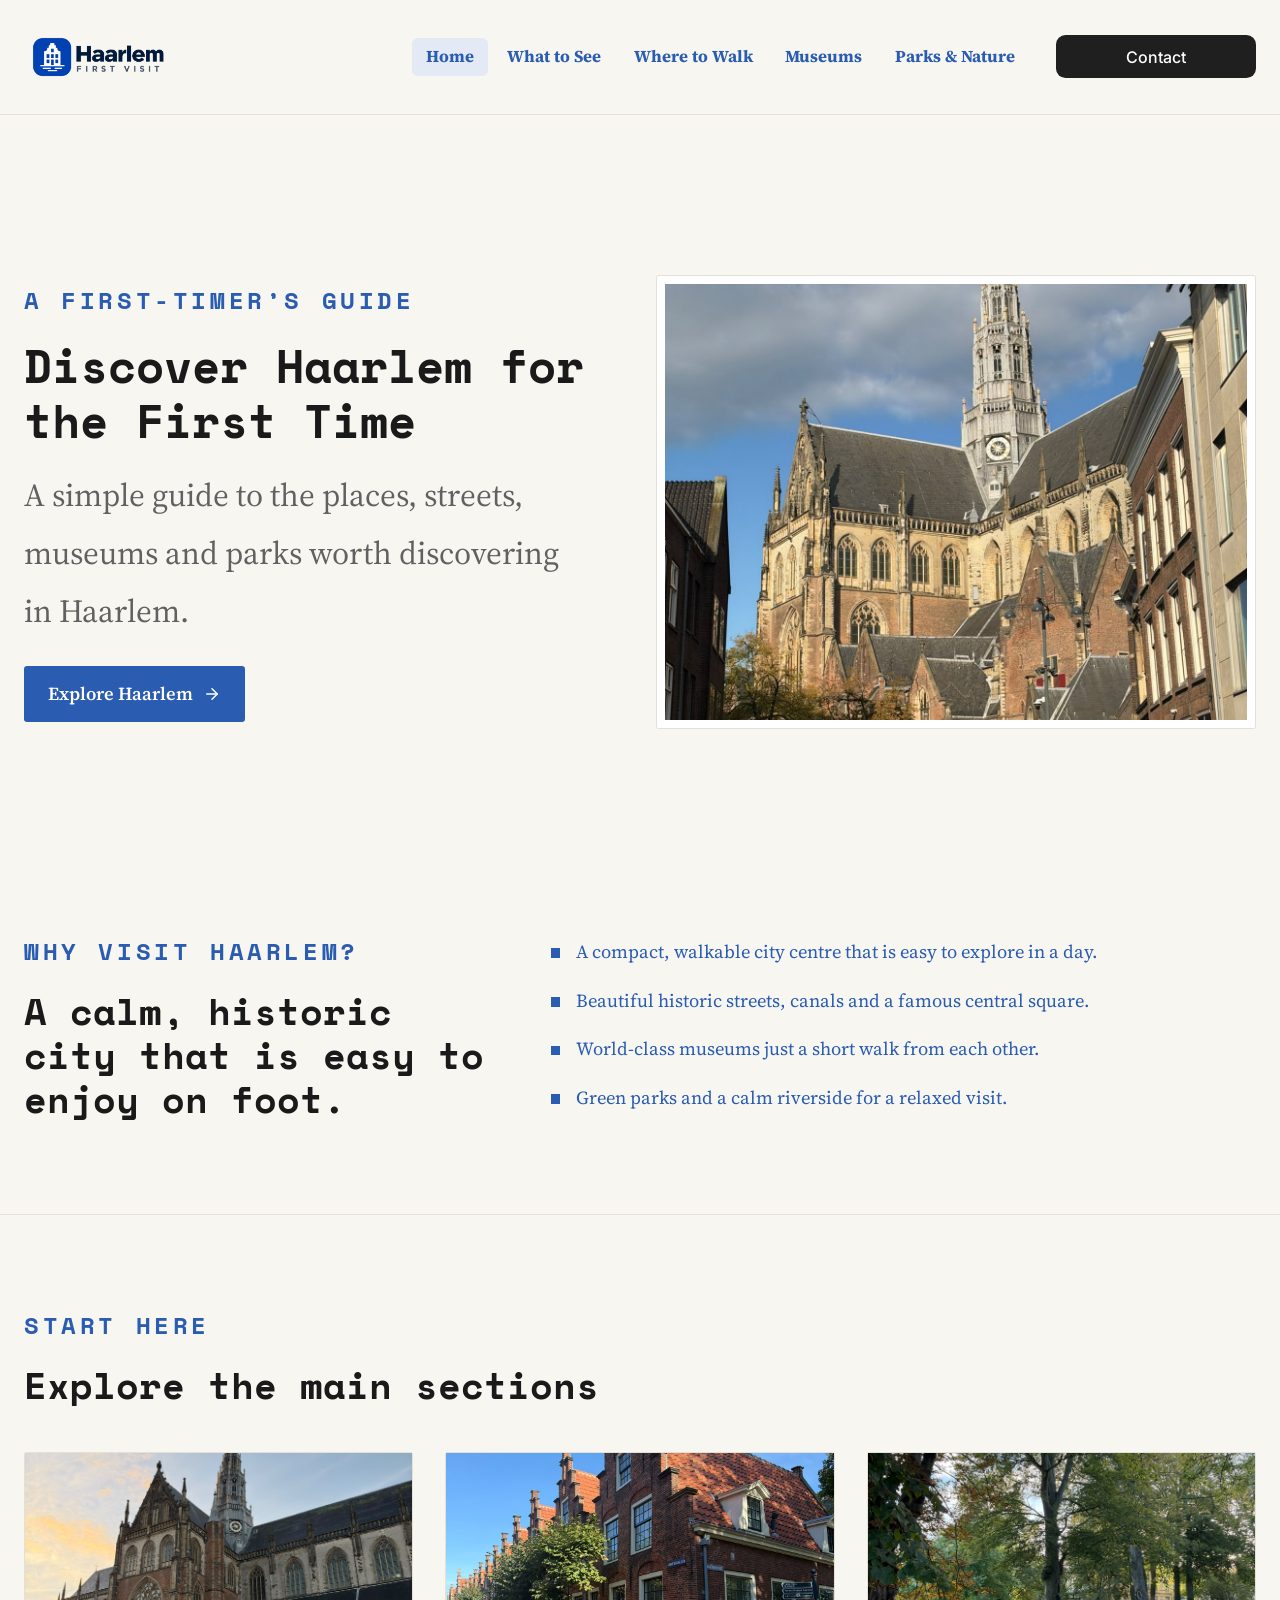
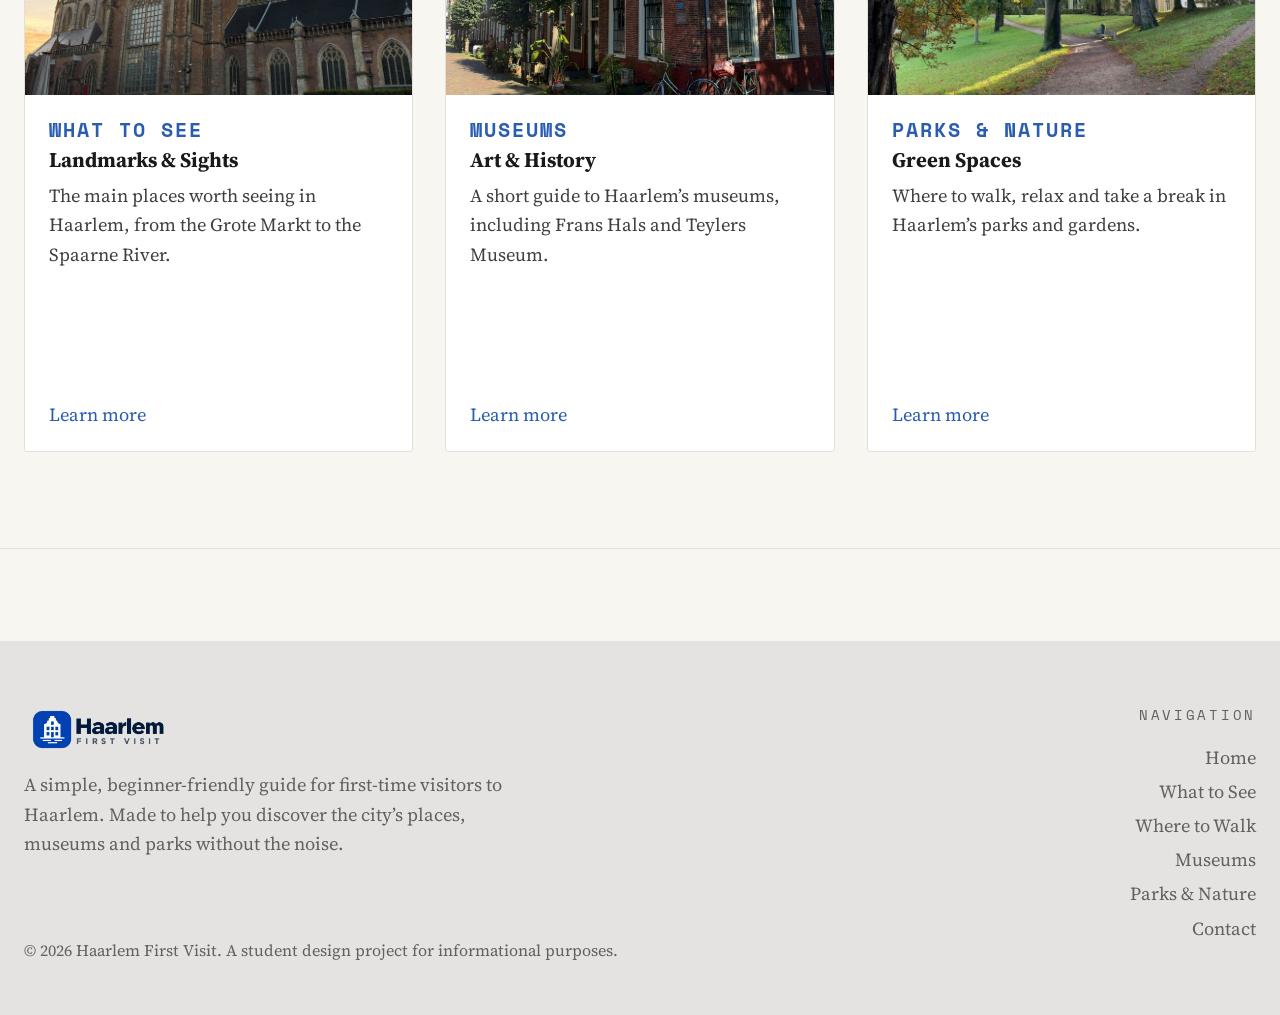
<file: index.html>
<!DOCTYPE html>
<html lang="en">
	<head>
		<meta charset="utf-8" />
		<meta name="viewport" content="width=device-width, initial-scale=1.0" />
		<meta name="author" content="Muhammad" />
		<meta name="description" content="A simple, beginner-friendly guide for first-time visitors to Haarlem: landmarks, streets, museums and parks worth discovering." />
		<meta name="keywords" content="Haarlem, first visit, city guide, museums, parks" />
		<title>Haarlem First Visit &mdash; Discover Haarlem for the First Time</title>
		<link rel="icon" type="image/png" href="img/favicon.png" />
		<link rel="stylesheet" type="text/css" href="https://fonts.googleapis.com/css2?family=Inter:wght@400;500;600;700&amp;family=Source+Serif+4:wght@400;600;700&amp;family=Space+Mono:wght@400;700&amp;display=swap" />
		<link rel="stylesheet" type="text/css" href="css/style.css" />
	</head>
	<body>
		<header class="site-header">
			<a class="logo" href="index.html">
				<img src="img/img13.png" alt="Haarlem First Visit logo" title="Haarlem First Visit logo">
			</a>
			<input class="menu-toggle" type="checkbox" id="menu-toggle">
			<label class="menu-button" for="menu-toggle" title="Open or close the menu"></label>
			<nav>
				<ul>
					<li><a class="active" href="index.html">Home</a></li>
					<li><a href="what_to_see.html">What to See</a></li>
					<li><a href="where_to_walk.html">Where to Walk</a></li>
					<li><a href="Museums.html">Museums</a></li>
					<li><a href="Parks_Nature.html">Parks &amp; Nature</a></li>
					<li><a class="cta" href="contact.html">Contact</a></li>
				</ul>
			</nav>
		</header>

		<main>
			<section class="hero">
				<article>
					<p class="label">A first-timer&rsquo;s guide</p>
					<h1>Discover Haarlem for the First Time</h1>
					<p class="lead">A simple guide to the places, streets, museums and parks worth discovering in Haarlem.</p>
					<a class="button" href="what_to_see.html">
						Explore Haarlem
						<svg viewBox="0 0 24 24" width="18" height="18" fill="none" stroke="currentColor" stroke-width="2" stroke-linecap="round" stroke-linejoin="round" aria-hidden="true">
							<path d="M5 12h14" />
							<path d="m12 5 7 7-7 7" />
						</svg>
					</a>
				</article>
				<figure>
					<img src="img/img1.jpeg" alt="Wet cobblestone square in Haarlem with historic brick houses and the Grote Kerk tower" title="The Grote Markt in Haarlem" width="665" height="498" />
				</figure>
			</section>

			<section class="why">
				<article>
					<p class="label">Why visit Haarlem?</p>
					<h2>A calm, historic city that is easy to enjoy on foot.</h2>
				</article>
				<ul class="checks">
					<li>A compact, walkable city centre that is easy to explore in a day.</li>
					<li>Beautiful historic streets, canals and a famous central square.</li>
					<li>World-class museums just a short walk from each other.</li>
					<li>Green parks and a calm riverside for a relaxed visit.</li>
				</ul>
			</section>

			<section class="sections featured">
				<p class="label">Start here</p>
				<h2>Explore the main sections</h2>
				<article class="card home">
					<figure>
						<img src="img/img2.jpeg" alt="Wide cobblestone street with historic houses and a church tower in Haarlem" title="Landmarks and sights" width="440" height="330" />
					</figure>
					<p class="label">What to see</p>
					<h3>Landmarks &amp; Sights</h3>
					<p>The main places worth seeing in Haarlem, from the Grote Markt to the Spaarne River.</p>
					<a class="more" href="what_to_see.html">Learn more</a>
				</article>
				<article class="card home">
					<figure>
						<img src="img/img3.jpeg" alt="Historic brick museum building with a carved wooden door on a Haarlem street" title="Art and history museums" width="440" height="330" />
					</figure>
					<p class="label">Museums</p>
					<h3>Art &amp; History</h3>
					<p>A short guide to Haarlem&rsquo;s museums, including Frans Hals and Teylers Museum.</p>
					<a class="more" href="Museums.html">Learn more</a>
				</article>
				<article class="card home">
					<figure>
						<img src="img/img4.jpeg" alt="Walking path through a green forest park near Haarlem" title="Parks and green spaces" width="440" height="330" />
					</figure>
					<p class="label">Parks &amp; Nature</p>
					<h3>Green Spaces</h3>
					<p>Where to walk, relax and take a break in Haarlem&rsquo;s parks and gardens.</p>
					<a class="more" href="Parks_Nature.html">Learn more</a>
				</article>
			</section>
		</main>

		
		<footer class="site-footer">
			<aside class="about">
				<img src="img/img13.png" alt="Haarlem First Visit logo" title="Haarlem First Visit logo">
				<h2>A simple, beginner-friendly guide for first-time visitors to Haarlem. Made to help you discover the city&rsquo;s places, museums and parks without the noise.</h2>
				<p class="copyright">&copy; 2026 Haarlem First Visit. A student design project for informational purposes.</p>
			</aside>
			<nav class="footer-nav">
				<h3>Navigation</h3>
				<ul>
					<li><a href="index.html">Home</a></li>
					<li><a href="what_to_see.html">What to See</a></li>
					<li><a href="where_to_walk.html">Where to Walk</a></li>
					<li><a href="Museums.html">Museums</a></li>
					<li><a href="Parks_Nature.html">Parks &amp; Nature</a></li>
					<li><a href="contact.html">Contact</a></li>
				</ul>
			</nav>
		</footer>
	</body>
</html>
</file>
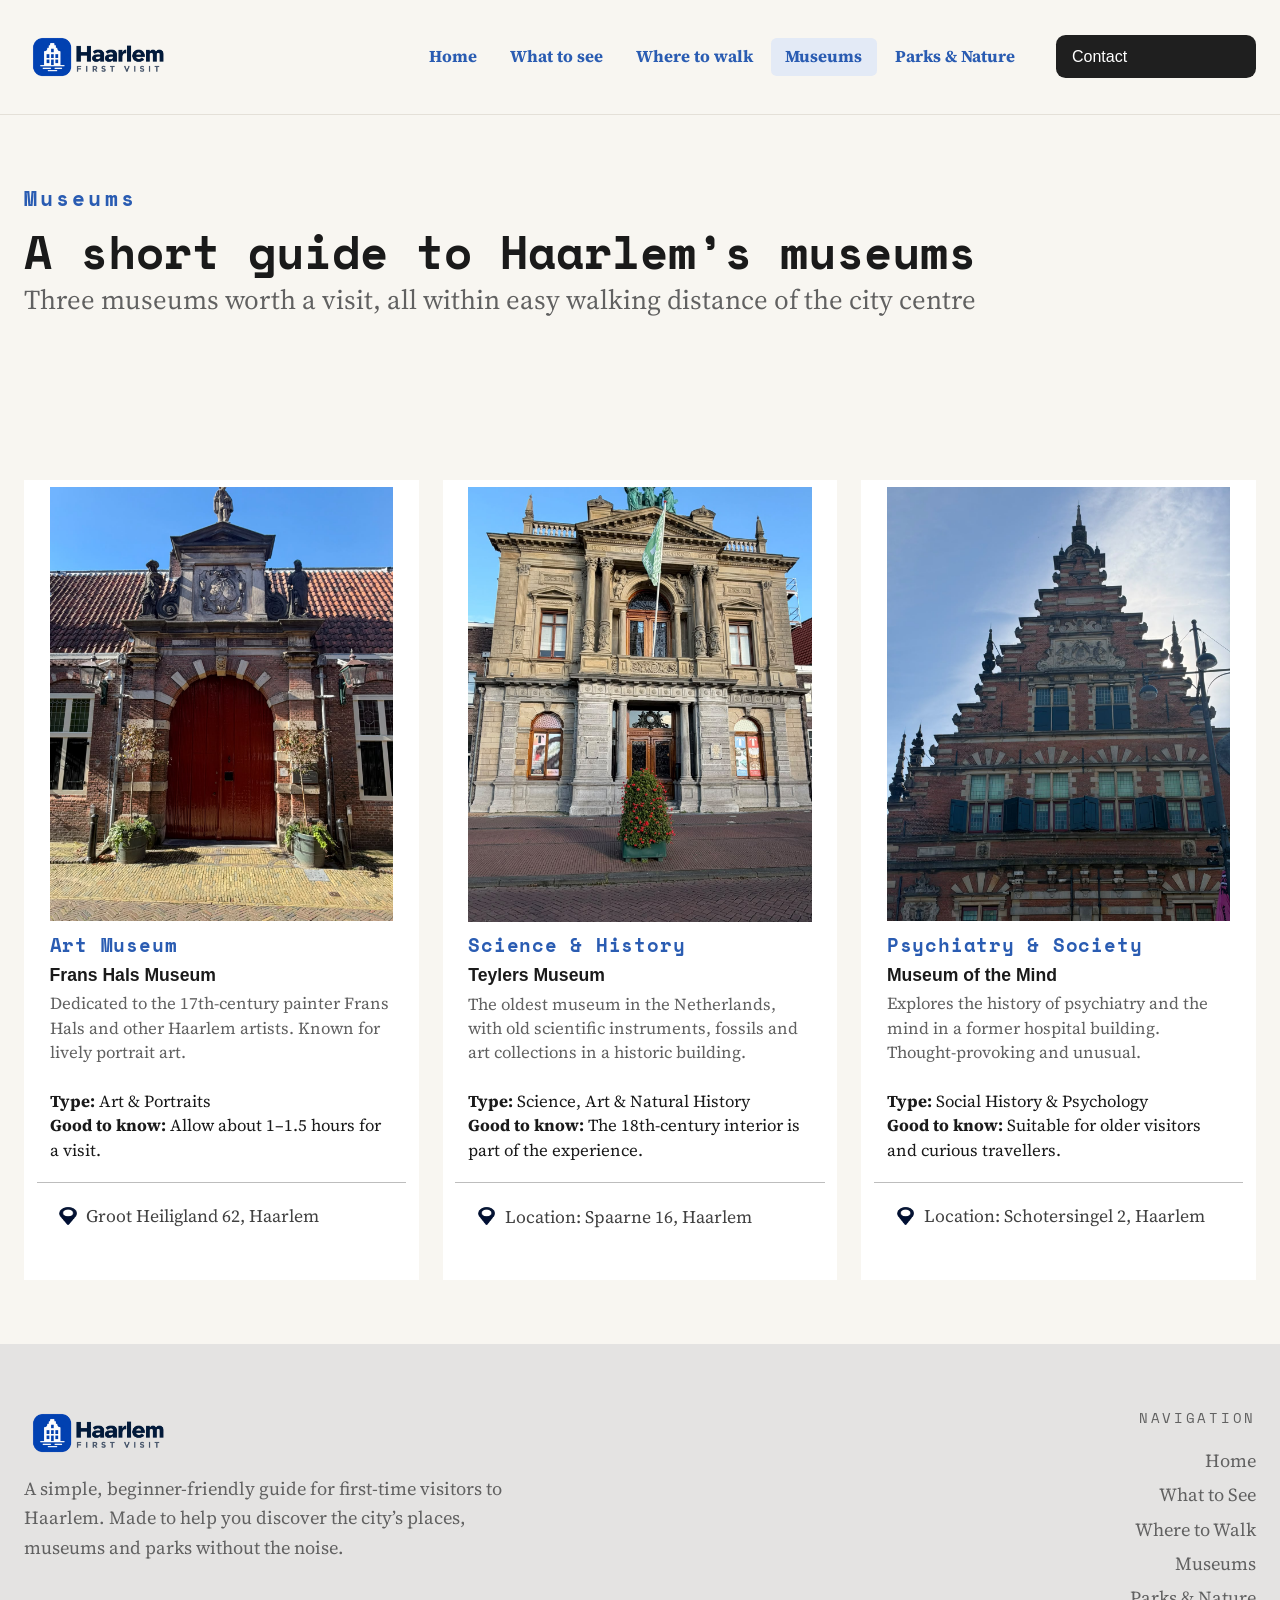
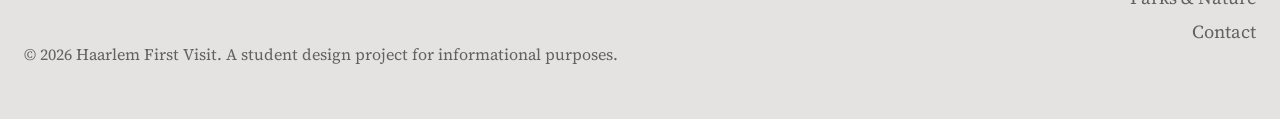
<file: Museums.html>
<!DOCTYPE html>
<html lang="en">
	<head>
		<meta charset="utf-8">
		<meta name="viewport" content="width=device-width, initial-scale=1">
		<meta name="author" content="Your Name">
		<meta name="description" content="A short guide to three museums in Haarlem: Frans Hals Museum, Teylers Museum and the Museum of the Mind, all close to the city centre.">
		<meta name="keywords" content="Haarlem, museums, Teylers Museum, Frans Hals Museum, Museum of the Mind">
		<title>Museums | Haarlem First Visit</title>
		<link rel="icon" type="image/png" href="img/favicon.png">
		<link rel="preconnect" href="https://fonts.googleapis.com">
		<link rel="preconnect" href="https://fonts.gstatic.com" crossorigin>
		<link rel="stylesheet" type="text/css" href="https://fonts.googleapis.com/css2?family=Source+Serif+4:wght@400;600;700&amp;family=Space+Mono:wght@400;700&amp;display=swap">
		<link rel="stylesheet" type="text/css" href="css/style.css">
	</head>
	<body>
		<header class="site-header">
			<a class="logo" href="index.html">
				<img src="img/img13.png" alt="Haarlem First Visit logo" title="Haarlem First Visit logo">
			</a>
			<input class="menu-toggle" type="checkbox" id="menu-toggle">
			<label class="menu-button" for="menu-toggle" title="Open or close the menu"></label>
			<nav>
				<ul>
					<li><a href="index.html">Home</a></li>
					<li><a href="what_to_see.html">What to see</a></li>
					<li><a href="where_to_walk.html">Where to walk</a></li>
					<li><a class="current" href="Museums.html">Museums</a></li>
					<li><a href="Parks_Nature.html">Parks &amp; Nature</a></li>
					<li><a class="button" href="contact.html">Contact</a></li>
				</ul>
			</nav>
		</header>

		<main>
			<section class="intro museums-intro">
				<p class="eyebrow plain">Museums</p>
				<h1>A short guide to Haarlem&rsquo;s museums</h1>
				<h2>Three museums worth a visit, all within easy walking distance of the city centre</h2>
			</section>

			<section class="museums">
				<article class="museum">
					<figure>
						<img src="img/img7.jpeg" alt="The red arched entrance of the Frans Hals Museum" title="Frans Hals Museum, Haarlem">
						<figcaption>Art Museum</figcaption>
					</figure>
					<h3>Frans Hals Museum</h3>
					<p class="text">Dedicated to the 17th-century painter Frans Hals and other Haarlem artists. Known for lively portrait art.</p>
					<p class="facts"><strong>Type:</strong> Art &amp; Portraits <strong>Good to know:</strong> Allow about 1&ndash;1.5 hours for a visit.</p>
					<p class="location"><img src="img/img14.png" alt="Location pin" title="Location pin">Groot Heiligland 62, Haarlem</p>
				</article>

				<article class="museum">
					<figure>
						<img src="img/img8.jpeg" alt="The stone front of Teylers Museum" title="Teylers Museum, Haarlem">
						<figcaption>Science &amp; History</figcaption>
					</figure>
					<h3>Teylers Museum</h3>
					<p class="text">The oldest museum in the Netherlands, with old scientific instruments, fossils and art collections in a historic building.</p>
					<p class="facts"><strong>Type:</strong> Science, Art &amp; Natural History <strong>Good to know:</strong> The 18th-century interior is part of the experience.</p>
					<p class="location"><img src="img/img14.png" alt="Location pin" title="Location pin">Location: Spaarne 16, Haarlem</p>
				</article>

				<article class="museum">
					<figure>
						<img src="img/img9.jpeg" alt="The stepped gable of the Museum of the Mind" title="Museum of the Mind, Haarlem">
						<figcaption>Psychiatry &amp; Society</figcaption>
					</figure>
					<h3>Museum of the Mind</h3>
					<p class="text">Explores the history of psychiatry and the mind in a former hospital building. Thought-provoking and unusual.</p>
					<p class="facts"><strong>Type:</strong> Social History &amp; Psychology <strong>Good to know:</strong> Suitable for older visitors and curious travellers.</p>
					<p class="location"><img src="img/img14.png" alt="Location pin" title="Location pin">Location: Schotersingel 2, Haarlem</p>
				</article>
			</section>
		</main>

		<footer class="site-footer">
			<aside class="about">
				<img src="img/img13.png" alt="Haarlem First Visit logo" title="Haarlem First Visit logo">
				<h2>A simple, beginner-friendly guide for first-time visitors to Haarlem. Made to help you discover the city&rsquo;s places, museums and parks without the noise.</h2>
				<p class="copyright">&copy; 2026 Haarlem First Visit. A student design project for informational purposes.</p>
			</aside>
			<nav class="footer-nav">
				<h3>Navigation</h3>
				<ul>
					<li><a href="index.html">Home</a></li>
					<li><a href="what_to_see.html">What to See</a></li>
					<li><a href="where_to_walk.html">Where to Walk</a></li>
					<li><a href="Museums.html">Museums</a></li>
					<li><a href="Parks_Nature.html">Parks &amp; Nature</a></li>
					<li><a href="contact.html">Contact</a></li>
				</ul>
			</nav>
		</footer>
	</body>
</html>
</file>
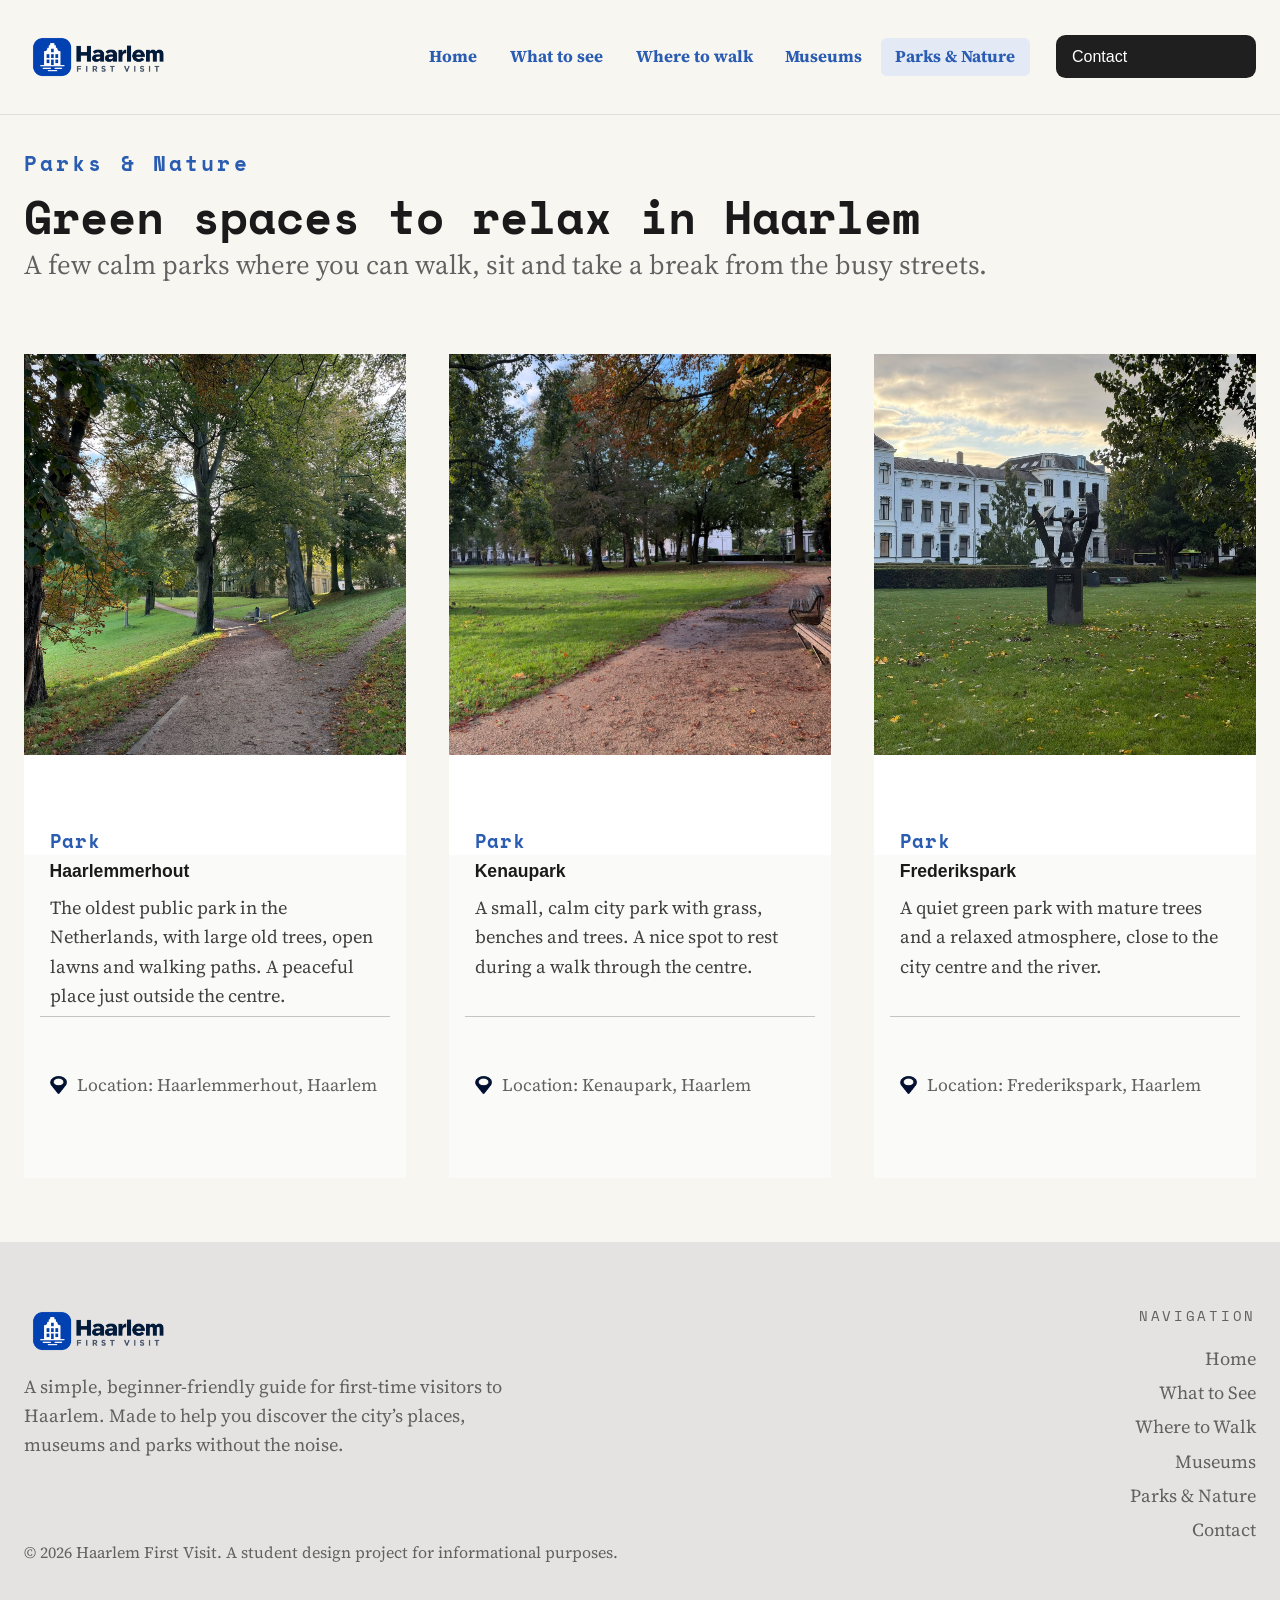
<file: Parks_Nature.html>
<!DOCTYPE html>
<html lang="en">
	<head>
		<meta charset="utf-8">
		<meta name="viewport" content="width=device-width, initial-scale=1">
		<meta name="author" content="Your Name">
		<meta name="description" content="Calm green spaces in Haarlem where you can walk, sit and take a break from the busy streets: Haarlemmerhout, Kenaupark and Frederikspark.">
		<meta name="keywords" content="Haarlem, parks, nature, Haarlemmerhout, Kenaupark">
		<title>Parks &amp; Nature | Haarlem First Visit</title>
		<link rel="icon" type="image/png" href="img/favicon.png">
		<link rel="preconnect" href="https://fonts.googleapis.com">
		<link rel="preconnect" href="https://fonts.gstatic.com" crossorigin>
		<link rel="stylesheet" type="text/css" href="https://fonts.googleapis.com/css2?family=Source+Serif+4:wght@400;600;700&amp;family=Space+Mono:wght@400;700&amp;display=swap">
		<link rel="stylesheet" type="text/css" href="css/style.css">
	</head>
	<body>
		<header class="site-header">
			<a class="logo" href="index.html">
				<img src="img/img13.png" alt="Haarlem First Visit logo" title="Haarlem First Visit logo">
			</a>
			<input class="menu-toggle" type="checkbox" id="menu-toggle">
			<label class="menu-button" for="menu-toggle" title="Open or close the menu"></label>
			<nav>
				<ul>
					<li><a href="index.html">Home</a></li>
					<li><a href="what_to_see.html">What to see</a></li>
					<li><a href="where_to_walk.html">Where to walk</a></li>
					<li><a href="Museums.html">Museums</a></li>
					<li><a class="current" href="Parks_Nature.html">Parks &amp; Nature</a></li>
					<li><a class="button" href="contact.html">Contact</a></li>
				</ul>
			</nav>
		</header>

		<main>
			<section class="intro parks-intro">
				<p class="eyebrow plain">Parks &amp; Nature</p>
				<h1>Green spaces to relax in Haarlem</h1>
				<h2>A few calm parks where you can walk, sit and take a break from the busy streets.</h2>
			</section>

			<section class="cards parks">
				<article class="card">
					<figure>
						<img src="img/img4.jpeg" alt="A sandy path between large old trees in Haarlemmerhout" title="Haarlemmerhout, Haarlem">
						<figcaption>Park</figcaption>
					</figure>
					<h3>Haarlemmerhout</h3>
					<p class="text">The oldest public park in the Netherlands, with large old trees, open lawns and walking paths. A peaceful place just outside the centre.</p>
					<p class="location"><img src="img/img14.png" alt="Location pin" title="Location pin">Location: Haarlemmerhout, Haarlem</p>
				</article>

				<article class="card">
					<figure>
						<img src="img/img11.jpeg" alt="A path and benches next to a lawn in Kenaupark" title="Kenaupark, Haarlem">
						<figcaption>Park</figcaption>
					</figure>
					<h3>Kenaupark</h3>
					<p class="text">A small, calm city park with grass, benches and trees. A nice spot to rest during a walk through the centre.</p>
					<p class="location"><img src="img/img14.png" alt="Location pin" title="Location pin">Location: Kenaupark, Haarlem</p>
				</article>

				<article class="card">
					<figure>
						<img src="img/img10.jpeg" alt="A lawn with a statue and a white building in Frederikspark" title="Frederikspark, Haarlem">
						<figcaption>Park</figcaption>
					</figure>
					<h3>Frederikspark</h3>
					<p class="text">A quiet green park with mature trees and a relaxed atmosphere, close to the city centre and the river.</p>
					<p class="location"><img src="img/img14.png" alt="Location pin" title="Location pin">Location: Frederikspark, Haarlem</p>
				</article>
			</section>
		</main>

		<footer class="site-footer">
			<aside class="about">
				<img src="img/img13.png" alt="Haarlem First Visit logo" title="Haarlem First Visit logo">
				<h2>A simple, beginner-friendly guide for first-time visitors to Haarlem. Made to help you discover the city&rsquo;s places, museums and parks without the noise.</h2>
				<p class="copyright">&copy; 2026 Haarlem First Visit. A student design project for informational purposes.</p>
			</aside>
			<nav class="footer-nav">
				<h3>Navigation</h3>
				<ul>
					<li><a href="index.html">Home</a></li>
					<li><a href="what_to_see.html">What to See</a></li>
					<li><a href="where_to_walk.html">Where to Walk</a></li>
					<li><a href="Museums.html">Museums</a></li>
					<li><a href="Parks_Nature.html">Parks &amp; Nature</a></li>
					<li><a href="contact.html">Contact</a></li>
				</ul>
			</nav>
		</footer>
	</body>
</html>
</file>
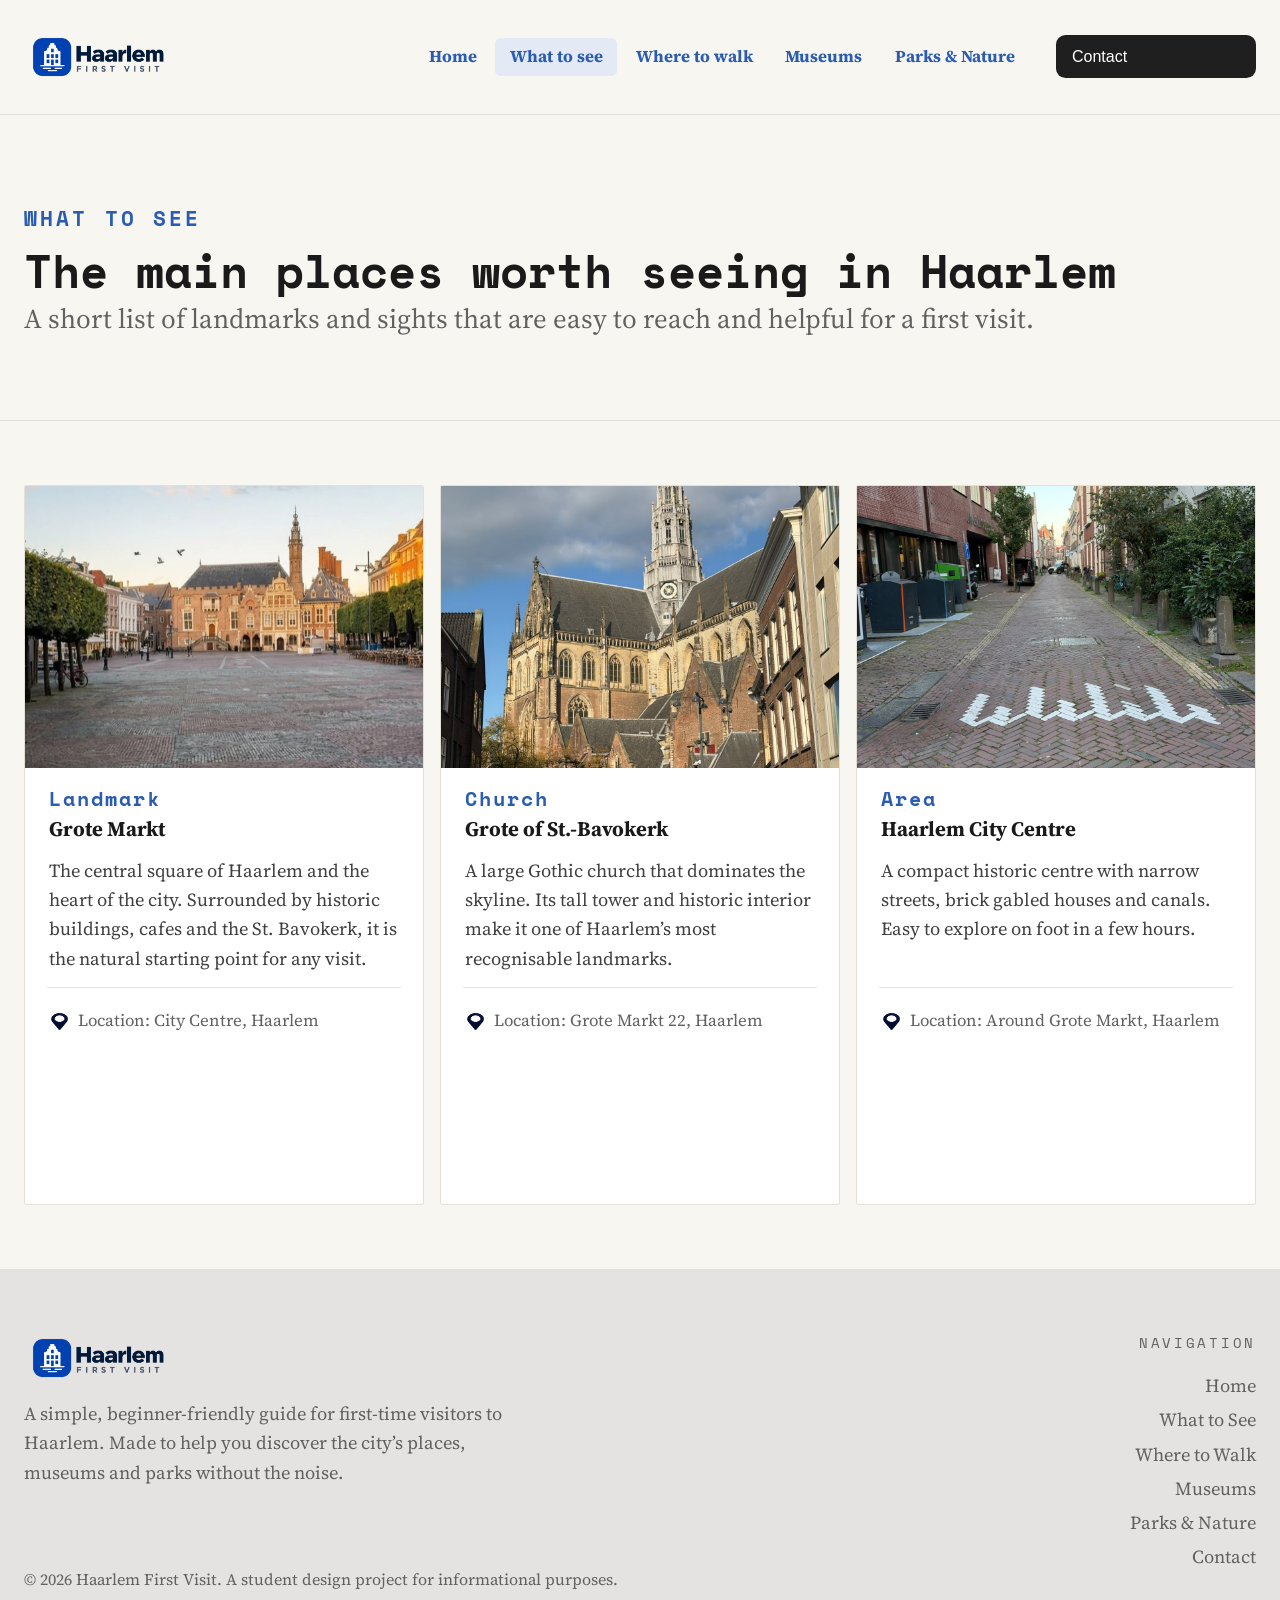
<file: what_to_see.html>
<!DOCTYPE html>
<html lang="en">
	<head>
		<meta charset="utf-8">
		<meta name="viewport" content="width=device-width, initial-scale=1">
		<meta name="author" content="Your Name">
		<meta name="description" content="A short list of landmarks and sights in Haarlem that are easy to reach and helpful for a first visit to the city.">
		<meta name="keywords" content="Haarlem, what to see, landmarks, Grote Markt, first visit">
		<title>What to see | Haarlem First Visit</title>
		<link rel="icon" type="image/png" href="img/favicon.png">
		<link rel="preconnect" href="https://fonts.googleapis.com">
		<link rel="preconnect" href="https://fonts.gstatic.com" crossorigin>
		<link rel="stylesheet" type="text/css" href="https://fonts.googleapis.com/css2?family=Source+Serif+4:wght@400;600;700&amp;family=Space+Mono:wght@400;700&amp;display=swap">
		<link rel="stylesheet" type="text/css" href="css/style.css">
	</head>
	<body>
		<header class="site-header">
			<a class="logo" href="index.html">
				<img src="img/img13.png" alt="Haarlem First Visit logo" title="Haarlem First Visit logo">
			</a>
			<input class="menu-toggle" type="checkbox" id="menu-toggle">
			<label class="menu-button" for="menu-toggle" title="Open or close the menu"></label>
			<nav>
				<ul>
					<li><a href="index.html">Home</a></li>
					<li><a class="current" href="what_to_see.html">What to see</a></li>
					<li><a href="where_to_walk.html">Where to walk</a></li>
					<li><a href="Museums.html">Museums</a></li>
					<li><a href="Parks_Nature.html">Parks &amp; Nature</a></li>
					<li><a class="button" href="contact.html">Contact</a></li>
				</ul>
			</nav>
		</header>

		<main>
			<section class="intro">
				<p class="eyebrow">What to see</p>
				<h1>The main places worth seeing in Haarlem</h1>
				<h2>A short list of landmarks and sights that are easy to reach and helpful for a first visit.</h2>
			</section>

			<section class="cards">
				<article class="card">
					<figure>
						<img src="img/img5.jpeg" alt="The Grote Markt square in Haarlem with historic buildings" title="Grote Markt, Haarlem">
						<figcaption>Landmark</figcaption>
					</figure>
					<h3>Grote Markt</h3>
					<p class="text">The central square of Haarlem and the heart of the city. Surrounded by historic buildings, cafes and the St. Bavokerk, it is the natural starting point for any visit.</p>
					<p class="location"><img src="img/img14.png" alt="Location pin" title="Location pin">Location: City Centre, Haarlem</p>
				</article>

				<article class="card">
					<figure>
						<img src="img/img1.jpeg" alt="The tall tower of the Grote of St.-Bavokerk church" title="Grote of St.-Bavokerk, Haarlem">
						<figcaption>Church</figcaption>
					</figure>
					<h3>Grote of St.-Bavokerk</h3>
					<p class="text">A large Gothic church that dominates the skyline. Its tall tower and historic interior make it one of Haarlem&rsquo;s most recognisable landmarks.</p>
					<p class="location"><img src="img/img14.png" alt="Location pin" title="Location pin">Location: Grote Markt 22, Haarlem</p>
				</article>

				<article class="card">
					<figure>
						<img src="img/img6.jpeg" alt="A brick street in the historic centre of Haarlem" title="Haarlem city centre">
						<figcaption>Area</figcaption>
					</figure>
					<h3>Haarlem City Centre</h3>
					<p class="text">A compact historic centre with narrow streets, brick gabled houses and canals. Easy to explore on foot in a few hours.</p>
					<p class="location"><img src="img/img14.png" alt="Location pin" title="Location pin">Location: Around Grote Markt, Haarlem</p>
				</article>
			</section>
		</main>

		<footer class="site-footer">
			<aside class="about">
				<img src="img/img13.png" alt="Haarlem First Visit logo" title="Haarlem First Visit logo">
				<h2>A simple, beginner-friendly guide for first-time visitors to Haarlem. Made to help you discover the city&rsquo;s places, museums and parks without the noise.</h2>
				<p class="copyright">&copy; 2026 Haarlem First Visit. A student design project for informational purposes.</p>
			</aside>
			<nav class="footer-nav">
				<h3>Navigation</h3>
				<ul>
					<li><a href="index.html">Home</a></li>
					<li><a href="what_to_see.html">What to See</a></li>
					<li><a href="where_to_walk.html">Where to Walk</a></li>
					<li><a href="Museums.html">Museums</a></li>
					<li><a href="Parks_Nature.html">Parks &amp; Nature</a></li>
					<li><a href="contact.html">Contact</a></li>
				</ul>
			</nav>
		</footer>
	</body>
</html>
</file>
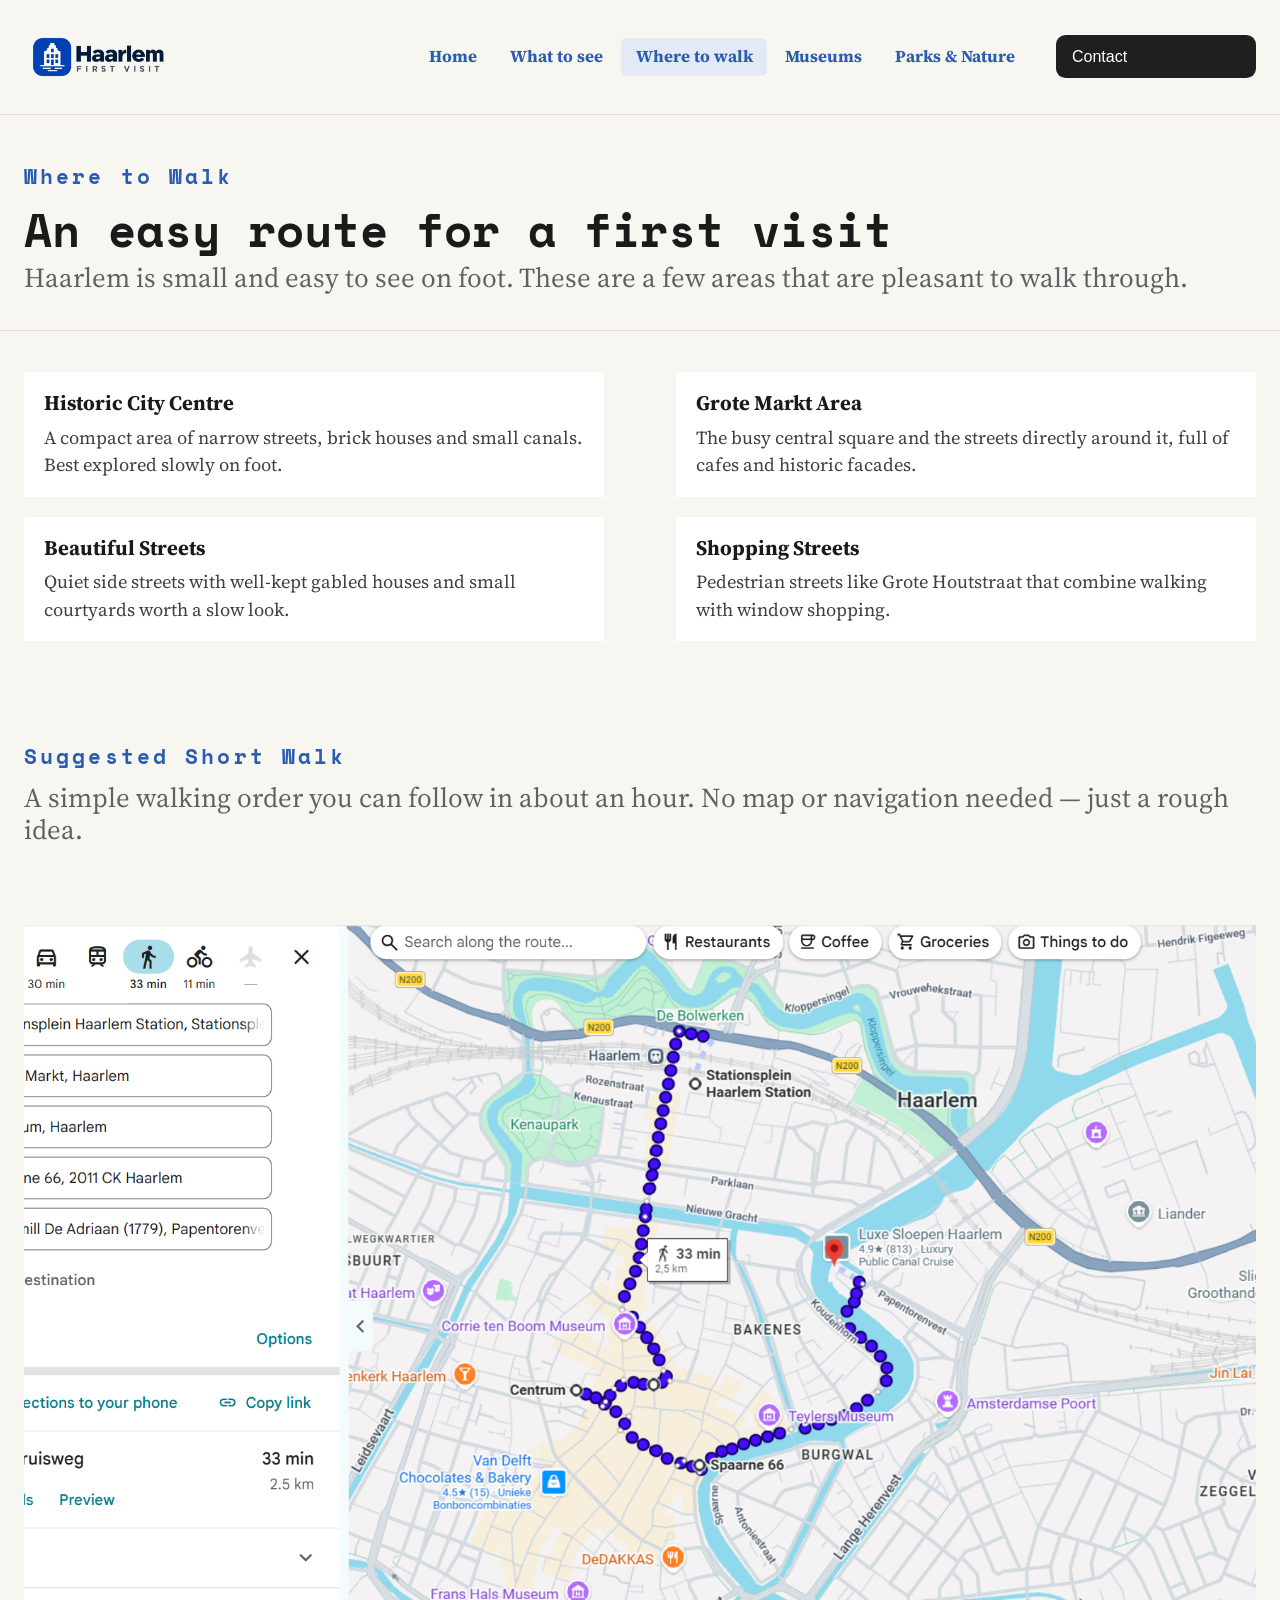
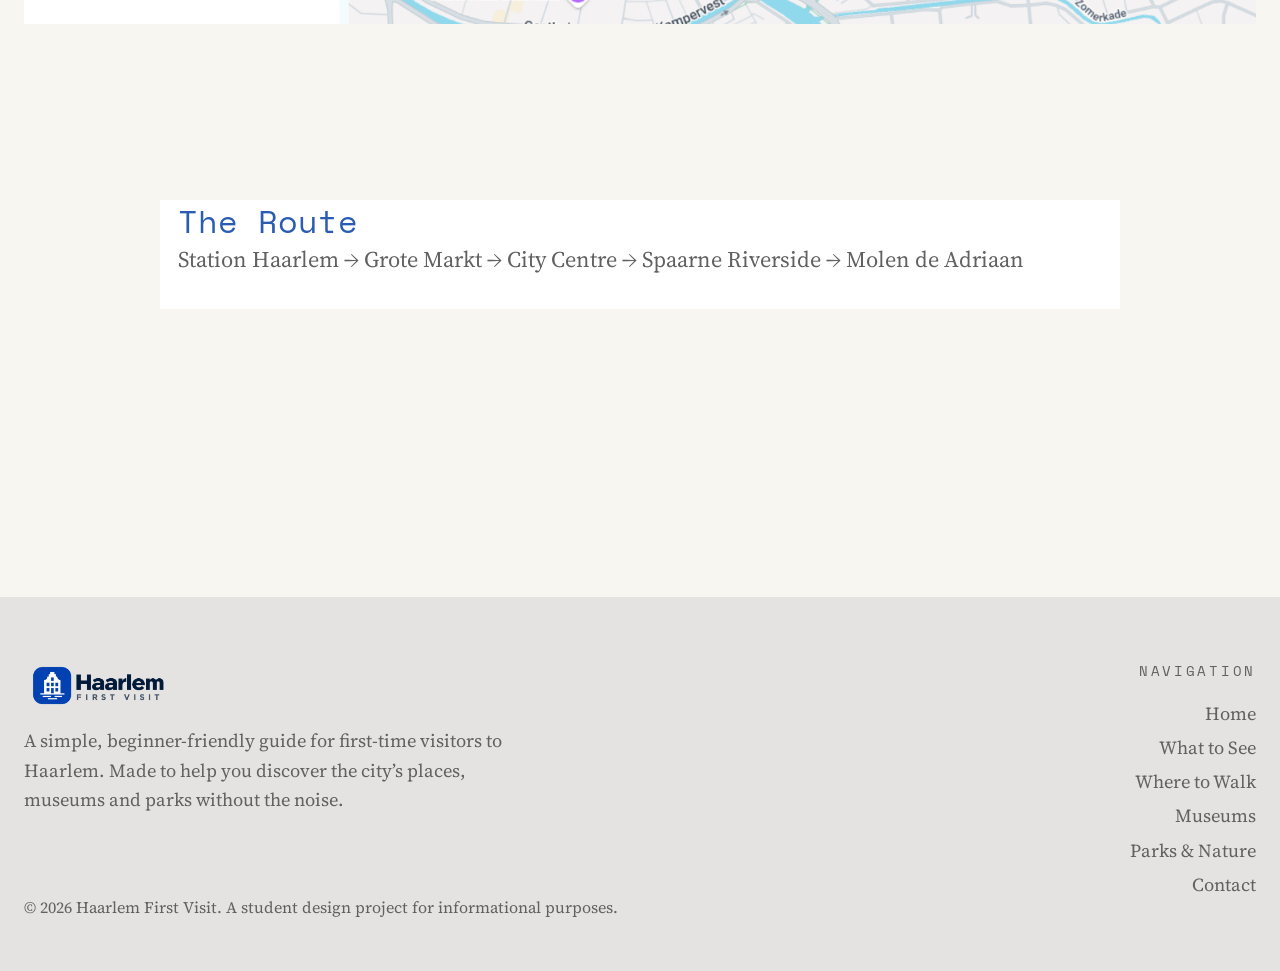
<file: where_to_walk.html>
<!DOCTYPE html>
<html lang="en">
	<head>
		<meta charset="utf-8">
		<meta name="viewport" content="width=device-width, initial-scale=1">
		<meta name="author" content="Your Name">
		<meta name="description" content="An easy walking route for a first visit to Haarlem, with the best areas to walk through and a short suggested walk of about an hour.">
		<meta name="keywords" content="Haarlem, where to walk, walking route, city centre, Grote Markt">
		<title>Where to walk | Haarlem First Visit</title>
		<link rel="icon" type="image/png" href="img/favicon.png">
		<link rel="preconnect" href="https://fonts.googleapis.com">
		<link rel="preconnect" href="https://fonts.gstatic.com" crossorigin>
		<link rel="stylesheet" type="text/css" href="https://fonts.googleapis.com/css2?family=Source+Serif+4:wght@400;600;700&amp;family=Space+Mono:wght@400;700&amp;display=swap">
		<link rel="stylesheet" type="text/css" href="css/style.css">
	</head>
	<body>
		<header class="site-header">
			<a class="logo" href="index.html">
				<img src="img/img13.png" alt="Haarlem First Visit logo" title="Haarlem First Visit logo">
			</a>
			<input class="menu-toggle" type="checkbox" id="menu-toggle">
			<label class="menu-button" for="menu-toggle" title="Open or close the menu"></label>
			<nav>
				<ul>
					<li><a href="index.html">Home</a></li>
					<li><a href="what_to_see.html">What to see</a></li>
					<li><a class="current" href="where_to_walk.html">Where to walk</a></li>
					<li><a href="Museums.html">Museums</a></li>
					<li><a href="Parks_Nature.html">Parks &amp; Nature</a></li>
					<li><a class="button" href="contact.html">Contact</a></li>
				</ul>
			</nav>
		</header>

		<main>
			<section class="intro">
				<p class="eyebrow plain">Where to Walk</p>
				<h1>An easy route for a first visit</h1>
				<h2>Haarlem is small and easy to see on foot. These are a few areas that are pleasant to walk through.</h2>
			</section>

			<section class="areas">
				<article>
					<h3>Historic City Centre</h3>
					<p>A compact area of narrow streets, brick houses and small canals. Best explored slowly on foot.</p>
				</article>
				<article>
					<h3>Grote Markt Area</h3>
					<p>The busy central square and the streets directly around it, full of cafes and historic facades.</p>
				</article>
				<article>
					<h3>Beautiful Streets</h3>
					<p>Quiet side streets with well-kept gabled houses and small courtyards worth a slow look.</p>
				</article>
				<article>
					<h3>Shopping Streets</h3>
					<p>Pedestrian streets like Grote Houtstraat that combine walking with window shopping.</p>
				</article>
			</section>

			<section class="suggested">
				<p class="eyebrow plain">Suggested Short Walk</p>
				<h2>A simple walking order you can follow in about an hour. No map or navigation needed &mdash; just a rough idea.</h2>
			</section>

			<figure class="route-map">
				<img src="img/img12.png" alt="Walking route map from Station Haarlem through the city centre to Molen de Adriaan" title="Walking route in Haarlem, about 2.5 km">
			</figure>

			<section class="route">
				<h3>The Route</h3>
				<p>Station Haarlem &rarr; Grote Markt &rarr; City Centre &rarr; Spaarne Riverside &rarr; Molen de Adriaan</p>
			</section>
		</main>

		<footer class="site-footer">
			<aside class="about">
				<img src="img/img13.png" alt="Haarlem First Visit logo" title="Haarlem First Visit logo">
				<h2>A simple, beginner-friendly guide for first-time visitors to Haarlem. Made to help you discover the city&rsquo;s places, museums and parks without the noise.</h2>
				<p class="copyright">&copy; 2026 Haarlem First Visit. A student design project for informational purposes.</p>
			</aside>
			<nav class="footer-nav">
				<h3>Navigation</h3>
				<ul>
					<li><a href="index.html">Home</a></li>
					<li><a href="what_to_see.html">What to See</a></li>
					<li><a href="where_to_walk.html">Where to Walk</a></li>
					<li><a href="Museums.html">Museums</a></li>
					<li><a href="Parks_Nature.html">Parks &amp; Nature</a></li>
					<li><a href="contact.html">Contact</a></li>
				</ul>
			</nav>
		</footer>
	</body>
</html>
</file>
<file: css/style.css>
/* ==========================================================
   Haarlem First Visit
   One container + one 12-column grid for header, sections and footer.
   Change --container to make the whole site wider or narrower.
   ========================================================== */
:root {
	/* Fonts */
	--font-heading: "Space Mono", "Courier New", monospace; /* H1, H2 and small labels */
	--font-body: "Source Serif 4", Georgia, serif; /* paragraphs, lists and links */
	--font-ui: "Inter", Arial, sans-serif; /* logo name and Contact button */

	/* Colors */
	--accent: #2a5cb2;
	--accent-dark: #1f4690;
	--accent-soft: #e3eaf6;
	--text: #1a1a1a;
	--muted: #616161;
	--body: #404040;
	--dark: #1f1f1f;
	--white: #ffffff;
	--bg: #f8f6f1;
	--line: #e4e0d8;
	--footer-bg: #e4e3e2;

	/* Layout */
	--container: 86.25rem;
	--gutter: 2rem;
	--side: max(1.5rem, calc((100% - var(--container)) / 2));
	--space: 5.75rem;
}

* {
	box-sizing: border-box;
}

html {
	font-size: 100%;
}

body {
	margin: 0;
	background-color: var(--bg);
	color: var(--text);
	font-family: var(--font-body);
	line-height: 1.6;
}

a {
	text-decoration: none;
}

/* Small mono labels above titles */
.label {
	margin: 0;
	color: var(--accent);
	font-family: var(--font-heading);
	font-size: 1.5rem;
	font-weight: 700;
	letter-spacing: 0.15em;
	line-height: 1.5;
	text-transform: uppercase;
}

/* ---------- Header ---------- */
header {
	display: flex;
	flex-wrap: wrap;
	align-items: center;
	justify-content: space-between;
	gap: 1rem;
	padding: 2rem var(--side);
	background-color: var(--bg);
	border-style: solid;
	border-color: var(--line);
	border-width: 0 0 0.0625rem 0;
}

.logo {
	display: flex;
	align-items: center;
	gap: 0.75rem;
}

.logo-icon {
	box-sizing: content-box;
	padding: 0.7rem;
	border-radius: 0.6rem;
	background-color: var(--accent);
}

.logo-text {
	display: flex;
	flex-direction: column;
}

.logo-text strong {
	color: var(--text);
	font-family: var(--font-ui);
	font-size: 1.3rem;
	font-weight: 700;
	line-height: 1.2;
}

.logo-text small {
	color: var(--muted);
	font-family: var(--font-heading);
	font-size: 0.65rem;
	letter-spacing: 0.2em;
	line-height: 1.5;
	text-transform: uppercase;
}

nav > ul {
	display: flex;
	flex-wrap: wrap;
	align-items: center;
	gap: 0.25rem;
	margin: 0;
	padding: 0;
	list-style: none;
}

nav a {
	display: block;
	padding: 0.4rem 0.9rem;
	border-radius: 0.35rem;
	color: var(--accent);
	font-size: 1.05rem;
	font-weight: 700;
	line-height: 1.5;
}

nav a:hover,
nav a:active,
nav a.active {
	background-color: var(--accent-soft);
}

/* Contact link = dark button */
nav a.cta {
	min-width: 12.5rem;
	margin-left: 1.4rem;
	padding: 0.6rem 1rem;
	border-radius: 0.6rem;
	background-color: var(--dark);
	color: var(--white);
	font-family: var(--font-ui);
	font-size: 1rem;
	font-weight: 500;
	text-align: center;
}

nav a.cta:hover,
nav a.cta:active,
nav a.cta.active {
	background-color: var(--text);
}

/* ---------- Shared 12-column grid ---------- */
.hero,
.why,
.sections,
.footer-top {
	display: grid;
	grid-template-columns: repeat(12, 1fr);
	column-gap: var(--gutter);
}

/* ---------- Hero: text = columns 1-6, image = columns 7-12 ---------- */
.hero {
	align-items: center;
	padding: 10rem var(--side) 7rem var(--side);
}

.hero article {
	grid-column: 1 / 7;
	padding-right: 2rem;
}

.hero figure {
	grid-column: 7 / 13;
}

.hero figure img {
	aspect-ratio: 4 / 3;
	object-fit: cover;
}

h1 {
	margin: 1.25rem 0 1.2rem 0;
	color: var(--text);
	font-family: var(--font-heading);
	font-size: clamp(2.2rem, 3.6vw, 3.4rem);
	font-weight: 700;
	line-height: 1.2;
}

.lead {
	max-width: 34rem;
	margin: 0 0 2.4rem 0;
	color: var(--muted);
	font-size: 1.35rem;
	line-height: 1.6;
}

.hero .lead {
	max-width: 36rem;
	margin-bottom: 1.6rem;
	font-size: 2rem;
	line-height: 1.8;
}

.button {
	display: inline-flex;
	align-items: center;
	gap: 0.6rem;
	padding: 0.9rem 1.5rem;
	border-radius: 0.2rem;
	background-color: var(--accent);
	color: var(--white);
	font-size: 1.15rem;
	font-weight: 600;
	line-height: 1.5;
}

.button:hover {
	background-color: var(--accent-dark);
}

figure {
	margin: 0;
	padding: 0.5rem;
	border-style: solid;
	border-color: var(--line);
	border-width: 0.0625rem;
	border-radius: 0.15rem;
	background-color: var(--white);
}

figure img {
	display: block;
	width: 100%;
	height: auto;
}

/* ---------- Why visit: text = columns 1-5, list = columns 6-12 ---------- */
.why {
	align-items: start;
	padding: var(--space) var(--side);
	border-style: solid;
	border-color: var(--line);
	border-width: 0 0 0.0625rem 0;
}

.why article {
	grid-column: 1 / 6;
	padding-right: 2rem;
}

h2 {
	margin: 1.25rem 0 0 0;
	color: var(--text);
	font-family: var(--font-heading);
	font-size: 2.3rem;
	font-weight: 700;
	line-height: 1.2;
}

.checks {
	grid-column: 6 / 13;
	margin: 0.25rem 0 0 0;
	padding: 0;
	list-style: none;
}

.checks li {
	position: relative;
	padding-left: 1.5625rem;
	color: var(--accent);
	font-size: 1.15rem;
	line-height: 1.6;
}

.checks li + li {
	margin-top: 1.2rem;
}

.checks li::before {
	content: "";
	position: absolute;
	top: 0.7rem;
	left: 0;
	width: 0.6rem;
	height: 0.6rem;
	background-color: var(--accent);
}

/* ---------- Main sections: heading = full width, each card = 4 columns ---------- */
.sections {
	padding: var(--space) var(--side);
	row-gap: 0;
}

.sections > .label,
.sections > h2 {
	grid-column: 1 / -1;
}

.sections > h2 {
	margin-bottom: 2.8rem;
}

/* Home page: line under the cards, then space before the footer */
.featured {
	padding-bottom: 6rem;
	border-style: solid;
	border-color: var(--line);
	border-width: 0 0 0.0625rem 0;
}

main:has(.featured) {
	padding-bottom: 5.75rem;
}

.card {
	grid-column: span 4;
	border-style: solid;
	border-color: var(--line);
	border-width: 0.0625rem;
	border-radius: 0.15rem;
	background-color: var(--white);
}

.card figure {
	padding: 0;
	border-style: none;
	border-radius: 0;
}

.card figure img {
	aspect-ratio: 16 / 10;
	object-fit: cover;
}

.card .label {
	margin: 1.3rem 1.5rem 0 1.5rem;
	font-size: 1.25rem;
	letter-spacing: 0.1em;
}

.card h3 {
	margin: 0 1.5rem;
	color: var(--text);
	font-family: var(--font-body);
	font-size: 1.3rem;
	font-weight: 700;
	line-height: 1.4;
}

.card p:not(.label) {
	margin: 0.4rem 1.5rem 0 1.5rem;
	color: var(--body);
	font-size: 1.15rem;
	line-height: 1.6;
}

.more {
	display: inline-flex;
	align-items: center;
	gap: 0.5rem;
	margin: 1.25rem 1.5rem 1.3rem 1.5rem;
	color: var(--accent);
	font-size: 1.15rem;
	line-height: 1.6;
}

.more:hover {
	color: var(--accent-dark);
}

/* Home cards: same height, "Learn more" pinned to the bottom */
.card.home {
	display: flex;
	flex-direction: column;
	min-height: 37.5rem;
}

.card.home .more {
	align-self: flex-start;
	margin-top: auto;
}

/* ---------- Footer: brand = columns 1-6, navigation = columns 9-12 ---------- */
footer {
	padding: 4rem var(--side) 3.2rem var(--side);
	background-color: var(--footer-bg);
}

.footer-top {
	align-items: start;
}

.footer-top article,
.footer-top .brand {
	grid-column: 1 / 7;
}

.footer-top article p,
.footer-top .brand p {
	max-width: 30rem;
	margin: 1rem 0 0 0;
	color: var(--muted);
	font-size: 1.15rem;
	line-height: 1.6;
}

.footer-top nav {
	grid-column: 9 / 13;
	text-align: right;
}

footer h2 {
	margin: 0 0 1.1rem 0;
	color: var(--muted);
	font-family: var(--font-heading);
	font-size: 0.85rem;
	font-weight: 400;
	letter-spacing: 0.2em;
	line-height: 1.5;
	text-transform: uppercase;
}

footer nav > ul {
	flex-direction: column;
	align-items: flex-end;
	gap: 0.3rem;
}

footer nav a {
	padding: 0;
	border-radius: 0;
	color: var(--muted);
	font-size: 1.15rem;
	font-weight: 400;
	line-height: 1.6;
}

footer nav a:hover {
	background-color: transparent;
	color: var(--accent);
}

.copyright {
	margin: 5rem 0 0 0;
	color: var(--muted);
	font-size: 1rem;
	line-height: 1.6;
}

/* ---------- Tablet ---------- */
@media (max-width: 64em) {
	:root {
		--space: 4rem;
	}

	.hero {
		row-gap: 2.5rem;
		padding-top: 3.5rem;
		padding-bottom: 3.5rem;
	}

	.hero article,
	.hero figure,
	.why article,
	.checks {
		grid-column: 1 / -1;
		padding-right: 0;
	}

	.checks {
		margin-top: 2rem;
	}

	.card.home {
		min-height: 0;
	}

	.footer-top nav {
		grid-column: 8 / 13;
	}
}

/* ---------- Mobile ---------- */
@media (max-width: 40em) {
	:root {
		--space: 3rem;
	}

	header {
		justify-content: center;
		padding-top: 1rem;
		padding-bottom: 1rem;
	}

	nav > ul {
		justify-content: center;
		gap: 0.5rem 0.75rem;
	}

	nav a {
		font-size: 1rem;
	}

	nav a.cta {
		min-width: 0;
		margin-left: 0;
		padding: 0.5rem 1.5rem;
	}

	.label {
		font-size: 1.1rem;
	}

	h2 {
		font-size: 1.8rem;
	}

	.hero .lead {
		font-size: 1.25rem;
		line-height: 1.6;
	}

	.card,
	.footer-top article,
	.footer-top .brand,
	.footer-top nav {
		grid-column: 1 / -1;
	}

	.card + .card {
		margin-top: 1.5rem;
	}

	.footer-top nav {
		margin-top: 2rem;
		text-align: left;
	}

	.footer-top nav > ul {
		align-items: flex-start;
	}
}

/* ==========================================================
   Inner pages: What to see, Where to walk, Museums,
   Parks & Nature and Contact
   (class names: site-header, intro, eyebrow, cards, card,
   areas, museums, contact-form, site-footer ...)
   ========================================================== */
p {
	text-indent: 0;
	word-spacing: 0;
}

/* ---------- Header on the inner pages ---------- */
.logo img {
	display: block;
	width: auto;
	height: 3.1rem;
}

nav a.current {
	background-color: var(--accent-soft);
}

/* Contact link = dark button (same look as .cta on the home page) */
nav a.button {
	min-width: 12.5rem;
	margin-left: 1.4rem;
	padding: 0.6rem 1rem;
	border-radius: 0.6rem;
	background-color: var(--dark);
	color: var(--white);
	font-family: var(--font-ui);
	font-size: 1rem;
	font-weight: 500;
	text-align: center;
}

nav a.button:hover,
nav a.button:active,
nav a.button.current {
	background-color: var(--text);
}

/* ---------- Footer on the inner pages (same look as the home footer) ---------- */
.site-footer {
	display: grid;
	grid-template-columns: repeat(12, 1fr);
	column-gap: var(--gutter);
	align-items: start;
}

.about {
	grid-column: 1 / 7;
}

.about img {
	display: block;
	width: auto;
	height: 3.1rem;
}

.about h2 {
	max-width: 30rem;
	margin: 1rem 0 0 0;
	color: var(--muted);
	font-family: var(--font-body);
	font-size: 1.15rem;
	font-weight: 400;
	letter-spacing: 0;
	line-height: 1.6;
	text-transform: none;
}

.footer-nav {
	grid-column: 9 / 13;
	text-align: right;
}

.footer-nav h3 {
	margin: 0 0 1.1rem 0;
	color: var(--muted);
	font-family: var(--font-heading);
	font-size: 0.85rem;
	font-weight: 400;
	letter-spacing: 0.2em;
	line-height: 1.5;
	text-transform: uppercase;
}

/* ---------- Page intro (small label, h1, subtitle) ---------- */
.intro {
	padding: 5.5rem var(--side) 5.25rem var(--side);
	border-style: solid;
	border-color: var(--line);
	border-width: 0 0 0.0625rem 0;
}

.eyebrow {
	margin: 0;
	color: var(--accent);
	font-family: var(--font-heading);
	font-size: 1.3rem;
	font-weight: 700;
	letter-spacing: 0.15em;
	line-height: 1.5;
	text-transform: uppercase;
}

/* Title case label (not uppercase) */
.eyebrow.plain {
	text-transform: none;
}

.intro h1 {
	margin: 0.6rem 0 0.3rem 0;
}

.intro h2,
.suggested h2 {
	max-width: 76rem;
	margin: 0;
	color: var(--muted);
	font-family: var(--font-body);
	font-size: 1.7rem;
	font-weight: 400;
	line-height: 1.2;
}

/* ---------- What to see (and Parks) cards ---------- */
.cards {
	display: grid;
	grid-template-columns: repeat(12, 1fr);
	column-gap: 1rem;
	row-gap: 1rem;
	padding: 4rem var(--side) 4rem var(--side);
}

.cards .card {
	min-height: 45rem;
}

.cards .card figure img {
	aspect-ratio: 212 / 150;
}

.cards .card figcaption {
	margin: 1rem 1.5rem 0 1.5rem;
	color: var(--accent);
	font-family: var(--font-heading);
	font-size: 1.25rem;
	font-weight: 700;
	letter-spacing: 0.1em;
	line-height: 1.5;
}

.cards .card p.text {
	min-height: 7.4rem;
	margin-top: 0.8rem;
}

.cards .card p.text::first-letter {
	text-transform: uppercase;
}

.cards .card p.location {
	margin: 0.8rem 1.4rem 0 1.4rem;
	padding: 1.25rem 0.2rem 0 0.2rem;
	border-style: solid;
	border-color: var(--line);
	border-width: 0.0625rem 0 0 0;
	color: var(--muted);
	font-size: 1.05rem;
}

/* Small pin icon in front of every location line */
.location img {
	float: left;
	width: 1.1rem;
	height: 1.1rem;
	margin: 0.3rem 0.6rem 0 0;
}

/* ---------- Where to walk ---------- */
.intro:has(+ .areas) {
	padding-top: 2.9rem;
	padding-bottom: 2.2rem;
}

.areas {
	display: grid;
	grid-template-columns: repeat(2, 1fr);
	gap: 1.25rem 4.5rem;
	padding: 2.6rem var(--side) 0 var(--side);
}

.areas article {
	padding: 1rem 1.25rem 1.1rem 1.25rem;
	background-color: var(--white);
}

.areas h3 {
	margin: 0;
	color: var(--text);
	font-size: 1.3rem;
	font-weight: 700;
	line-height: 1.4;
}

.areas p {
	margin: 0.4rem 0 0 0;
	color: var(--body);
	font-size: 1.15rem;
	line-height: 1.5;
}

.areas p::first-letter {
	text-transform: uppercase;
}

.suggested {
	padding: 6.25rem var(--side) 0 var(--side);
}

.suggested h2 {
	margin-top: 0.6rem;
}

.route-map {
	margin: 4.9rem var(--side) 0 var(--side);
	padding: 0;
	border-style: none;
	border-radius: 0;
	background-color: transparent;
}

.route-map img {
	aspect-ratio: 739 / 419;
	object-fit: cover;
}

.route {
	max-width: 60rem;
	margin: 11rem auto 18rem auto;
	padding: 0.1rem 1.1rem 2rem 1.1rem;
	background-color: var(--white);
}

.route h3 {
	margin: 0;
	color: var(--accent);
	font-family: var(--font-heading);
	font-size: 2rem;
	font-weight: 400;
	line-height: 1.3;
}

.route p {
	margin: 0;
	color: var(--muted);
	font-size: 1.4rem;
	line-height: 1.5;
}

/* ---------- Museums ---------- */
.museums-intro {
	padding-top: 4.3rem;
	padding-bottom: 10.2rem;
	border-style: none;
}

.museums {
	display: grid;
	grid-template-columns: repeat(3, 1fr);
	gap: 1.5rem;
	padding: 0 var(--side) 4rem var(--side);
}

.museum {
	min-height: 50rem;
	padding: 0.45rem 1.6rem 0 1.6rem;
	background-color: var(--white);
}

.museum figure {
	padding: 0;
	border-style: none;
	border-radius: 0;
	background-color: transparent;
}

.museum figure img {
	aspect-ratio: 193 / 244;
	object-fit: cover;
}

.museum figcaption {
	padding: 0.6rem 0 0 0;
	color: var(--accent);
	font-family: var(--font-heading);
	font-size: 1.2rem;
	font-weight: 700;
	letter-spacing: 0.04em;
	line-height: 1.5;
}

.museum h3 {
	margin: 0.2rem 0 0 0;
	color: var(--text);
	font-family: var(--font-ui);
	font-size: 1.1rem;
	font-weight: 700;
	line-height: 1.4;
}

.museum .text {
	min-height: 6.1rem;
	margin: 0.3rem 0 0 0;
	color: var(--muted);
	font-size: 1.05rem;
	line-height: 1.45;
}

.museum .text::first-letter {
	text-transform: uppercase;
}

.museum .facts {
	margin: 0;
	color: var(--text);
	font-size: 1.05rem;
	line-height: 1.45;
}

/* "Good to know" starts on its own line */
.museum .facts strong:last-of-type::before {
	content: "\A";
	white-space: pre;
}

.museum .location {
	margin: 1.2rem -0.8rem 0 -0.8rem;
	padding: 1.2rem 0.8rem 1.4rem 1.4rem;
	border-style: solid;
	border-color: #bdbdbd;
	border-width: 0.0625rem 0 0 0;
	color: var(--body);
	font-size: 1.1rem;
}

/* ---------- Parks & Nature ---------- */
.parks-intro {
	padding-top: 2.1rem;
	padding-bottom: 4.5rem;
	border-style: none;
}

.parks-intro h2 {
	max-width: 66rem;
}

.cards.parks {
	column-gap: 2.7rem;
	padding: 0 var(--side) 4rem var(--side);
}

.parks .card {
	min-height: 0;
	border-style: none;
	border-radius: 0;
	background-color: #fafaf8;
}

.parks .card figure img {
	aspect-ratio: 220 / 231;
}

.parks .card figcaption {
	margin: 4.5rem 1.6rem 0 1.6rem;
	font-size: 1.2rem;
	letter-spacing: 0.04em;
}

.parks .card h3 {
	margin: 0.2rem 1.6rem 0 1.6rem;
	font-family: var(--font-ui);
	font-size: 1.1rem;
}

.parks .card p.text {
	min-height: 7.4rem;
	margin: 0.6rem 1.6rem 0 1.6rem;
}

.parks .card p.location {
	margin: 0.3rem 1rem 0 1rem;
	padding: 3.4rem 0.6rem 4.9rem 0.6rem;
	border-color: #c4c4c4;
	font-size: 1.1rem;
}

/* ---------- Contact ---------- */
.contact-intro {
	padding-top: 1.5rem;
	padding-bottom: 2.9rem;
	border-style: none;
}

.contact-intro .eyebrow {
	font-size: 2rem;
	font-weight: 400;
	letter-spacing: 0;
	line-height: 1.2;
}

.contact-intro h1 {
	margin: 0 0 1rem 0;
}

.contact-intro h2 {
	max-width: 66rem;
	font-family: var(--font-heading);
	font-size: 2rem;
	font-weight: 400;
	line-height: 1.1;
}

.contact-form {
	padding: 0 var(--side) 19rem var(--side);
}

.contact-form fieldset {
	min-width: 0;
	margin: 0;
	padding: 0;
	border-style: none;
}

.contact-form legend {
	padding: 0 0 1rem 0;
	color: #1f2a5c;
	font-family: var(--font-ui);
	font-size: 2.1rem;
	font-weight: 700;
	line-height: 1.2;
}

.contact-form .lead {
	max-width: none;
	margin: 0 0 1.5rem 0;
	color: #4a5470;
	font-family: var(--font-ui);
	font-size: 1.25rem;
	line-height: 1.4;
}

.contact-form .form-card {
	max-width: 38rem;
	padding: 1.6rem 1.5rem 2rem 1.5rem;
	border-style: solid;
	border-color: #e4e4e4;
	border-width: 0.0625rem;
	border-radius: 1rem;
	background-color: var(--white);
}

.contact-form .row {
	display: flex;
	gap: 1.25rem;
	margin: 0 0 1.4rem 0;
}

/* Label text and red star on one line, input below */
.contact-form .field {
	display: flex;
	flex: 1;
	flex-wrap: wrap;
	align-content: flex-start;
	align-items: baseline;
	column-gap: 0.2rem;
	row-gap: 0.4rem;
	color: var(--text);
	font-family: var(--font-ui);
	font-size: 0.7rem;
	font-weight: 700;
}

.contact-form .field.narrow {
	flex: 0 0 7rem;
}

.contact-form .required {
	color: #d32f2f;
}

.contact-form input[type="text"],
.contact-form input[type="email"],
.contact-form input[type="tel"],
.contact-form textarea {
	flex: 0 0 100%;
	width: 100%;
	height: 3rem;
	padding: 0 1rem;
	border-style: solid;
	border-color: #e4e7ee;
	border-width: 0.0625rem;
	border-radius: 0.9rem;
	background-color: var(--white);
	color: var(--text);
	font-family: var(--font-ui);
	font-size: 0.9rem;
	font-weight: 400;
}

.contact-form textarea {
	height: 13.5rem;
	padding: 1rem;
	resize: vertical;
}

.contact-form ::placeholder {
	color: #9aa3b5;
}

.contact-form input[type="submit"] {
	height: 3rem;
	margin-top: 0.6rem;
	padding: 0 1.4rem 0 3rem;
	border-style: none;
	border-radius: 0.6rem;
	background-color: #34498f;
	background-image: url("../img/icon-send.svg");
	background-position: 1.1rem center;
	background-repeat: no-repeat;
	background-size: 1.1rem;
	color: var(--white);
	font-family: var(--font-ui);
	font-size: 1rem;
	font-weight: 500;
	cursor: pointer;
}

.contact-form input[type="submit"]:hover {
	background-color: #2b3d78;
}

/* ---------- Hamburger button (only on pages with the menu toggle) ---------- */
.menu-toggle {
	position: absolute;
	width: 0;
	height: 0;
	opacity: 0;
}

.menu-button {
	display: none;
}

/* ---------- Tablet: inner pages + hamburger menu ---------- */
@media (max-width: 64em) {
	header.site-header {
		flex-wrap: nowrap;
		justify-content: space-between;
		padding-top: 1rem;
		padding-bottom: 1rem;
	}

	.menu-button {
		display: block;
		position: relative;
		z-index: 20;
		padding: 0.25rem 0.75rem;
		color: var(--accent);
		font-size: 2rem;
		line-height: 1;
		cursor: pointer;
	}

	.menu-button::before {
		content: "\2630";
	}

	.menu-toggle:focus-visible + .menu-button {
		outline-color: var(--accent);
		outline-style: solid;
		outline-width: 0.125rem;
	}

	.menu-toggle:checked + .menu-button {
		position: fixed;
		top: 1rem;
		right: 1rem;
	}

	.menu-toggle:checked + .menu-button::before {
		content: "\2715";
	}

	.menu-toggle ~ nav {
		display: none;
	}

	.menu-toggle:checked ~ nav {
		display: block;
		position: fixed;
		top: 0;
		right: 0;
		bottom: 0;
		left: 0;
		z-index: 10;
		padding: 1.5rem 1rem;
		overflow: auto;
		background-color: var(--bg);
	}

	.menu-toggle:checked ~ nav::before {
		content: "Menu";
		display: block;
		margin: 0.25rem 0 1.5rem 0.75rem;
		color: #1b2a5c;
		font-family: var(--font-ui);
		font-size: 1rem;
		font-weight: 700;
	}

	.menu-toggle ~ nav > ul {
		flex-direction: column;
		align-items: stretch;
		gap: 0.5rem;
	}

	.menu-toggle ~ nav a {
		padding: 1rem 0.75rem;
		border-radius: 0.75rem;
		color: #1b2a5c;
		font-family: var(--font-ui);
		font-size: 1.1rem;
		font-weight: 400;
	}

	.menu-toggle ~ nav a.current,
	.menu-toggle ~ nav a.active {
		background-color: var(--accent-soft);
		font-weight: 700;
	}

	.menu-toggle ~ nav a.button,
	.menu-toggle ~ nav a.cta {
		min-width: 0;
		margin: 0.5rem 0 0 0;
		background-color: var(--dark);
		color: var(--white);
		font-weight: 400;
		text-align: left;
	}

	.cards .card {
		grid-column: span 6;
		min-height: 0;
	}

	.museum {
		min-height: 0;
	}

	.museums {
		grid-template-columns: repeat(2, 1fr);
	}

	.intro h2,
	.suggested h2,
	.contact-intro h2 {
		font-size: 1.5rem;
	}

	.route {
		margin: 6rem 1.5rem 8rem 1.5rem;
	}

	.museums-intro {
		padding-bottom: 4rem;
	}

	.contact-form {
		padding-bottom: 8rem;
	}

	.footer-nav {
		grid-column: 8 / 13;
	}
}

/* ---------- Phone: inner pages ---------- */
@media (max-width: 40em) {
	.intro,
	.intro:has(+ .areas),
	.museums-intro,
	.parks-intro,
	.contact-intro {
		padding-top: 2rem;
		padding-bottom: 2rem;
	}

	.intro h2,
	.suggested h2,
	.contact-intro h2 {
		font-size: 1.2rem;
	}

	.eyebrow {
		font-size: 1.1rem;
	}

	.contact-intro .eyebrow {
		font-size: 1.5rem;
	}

	.cards {
		padding-top: 2rem;
	}

	.cards.parks {
		column-gap: 0;
	}

	.cards .card {
		grid-column: 1 / -1;
	}

	.parks .card figcaption {
		margin-top: 1.5rem;
	}

	.parks .card p.location {
		padding-top: 1.5rem;
		padding-bottom: 1.5rem;
	}

	.areas,
	.museums {
		grid-template-columns: 1fr;
	}

	.areas {
		padding-top: 2rem;
	}

	.suggested {
		padding-top: 3rem;
	}

	.route-map {
		margin-top: 2rem;
	}

	.route {
		margin: 3rem 1.5rem 4rem 1.5rem;
	}

	.route h3 {
		font-size: 1.5rem;
	}

	.route p {
		font-size: 1.1rem;
	}

	.contact-form .row {
		flex-direction: column;
	}

	.contact-form .field.narrow {
		flex: 0 0 auto;
	}

	.contact-form {
		padding-bottom: 4rem;
	}

	.contact-form legend {
		font-size: 1.6rem;
	}

	.about,
	.footer-nav {
		grid-column: 1 / -1;
	}

	.footer-nav {
		margin-top: 2rem;
		text-align: left;
	}

	.footer-nav ul {
		align-items: flex-start;
	}
}
</file>
